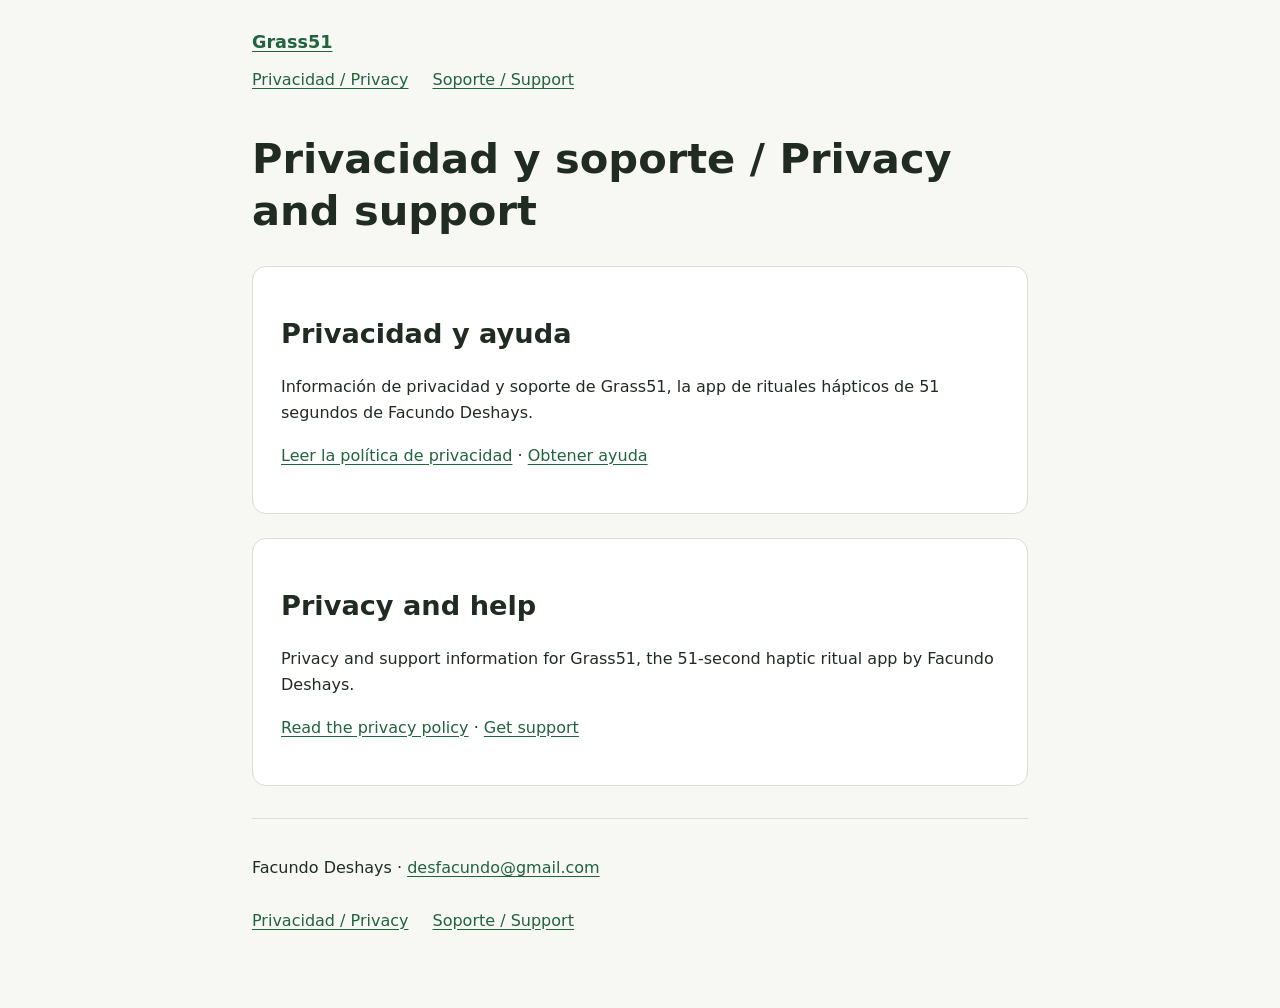
<file: index.html>
<!doctype html>
<html lang="es"><head><meta charset="utf-8"><meta name="viewport" content="width=device-width,initial-scale=1"><meta name="description" content="Grass51: privacidad, soporte y contacto. Privacy, support and contact."><title>Privacidad y soporte / Privacy and support · Grass51</title><link rel="stylesheet" href="style.css"></head>
<body><a class="skip" href="#main">Ir al contenido / Skip to content</a>
<header><a class="brand" href="./">Grass51</a><nav aria-label="Navegación / Navigation"><a href="privacy/">Privacidad / Privacy</a><a href="support/">Soporte / Support</a></nav><h1>Privacidad y soporte / Privacy and support</h1></header>
<main id="main"><section class="paper" lang="es"><h2>Privacidad y ayuda</h2><p>Información de privacidad y soporte de Grass51, la app de rituales hápticos de 51 segundos de Facundo Deshays.</p><p><a href="privacy/#es">Leer la política de privacidad</a> · <a href="support/#es">Obtener ayuda</a></p></section><section class="paper" lang="en"><h2>Privacy and help</h2><p>Privacy and support information for Grass51, the 51-second haptic ritual app by Facundo Deshays.</p><p><a href="privacy/#en">Read the privacy policy</a> · <a href="support/#en">Get support</a></p></section></main>
<footer><p>Facundo Deshays · <a href="mailto:desfacundo@gmail.com">desfacundo@gmail.com</a></p><nav aria-label="Enlaces del pie / Footer links"><a href="privacy/">Privacidad / Privacy</a><a href="support/">Soporte / Support</a></nav></footer></body></html>
</file>
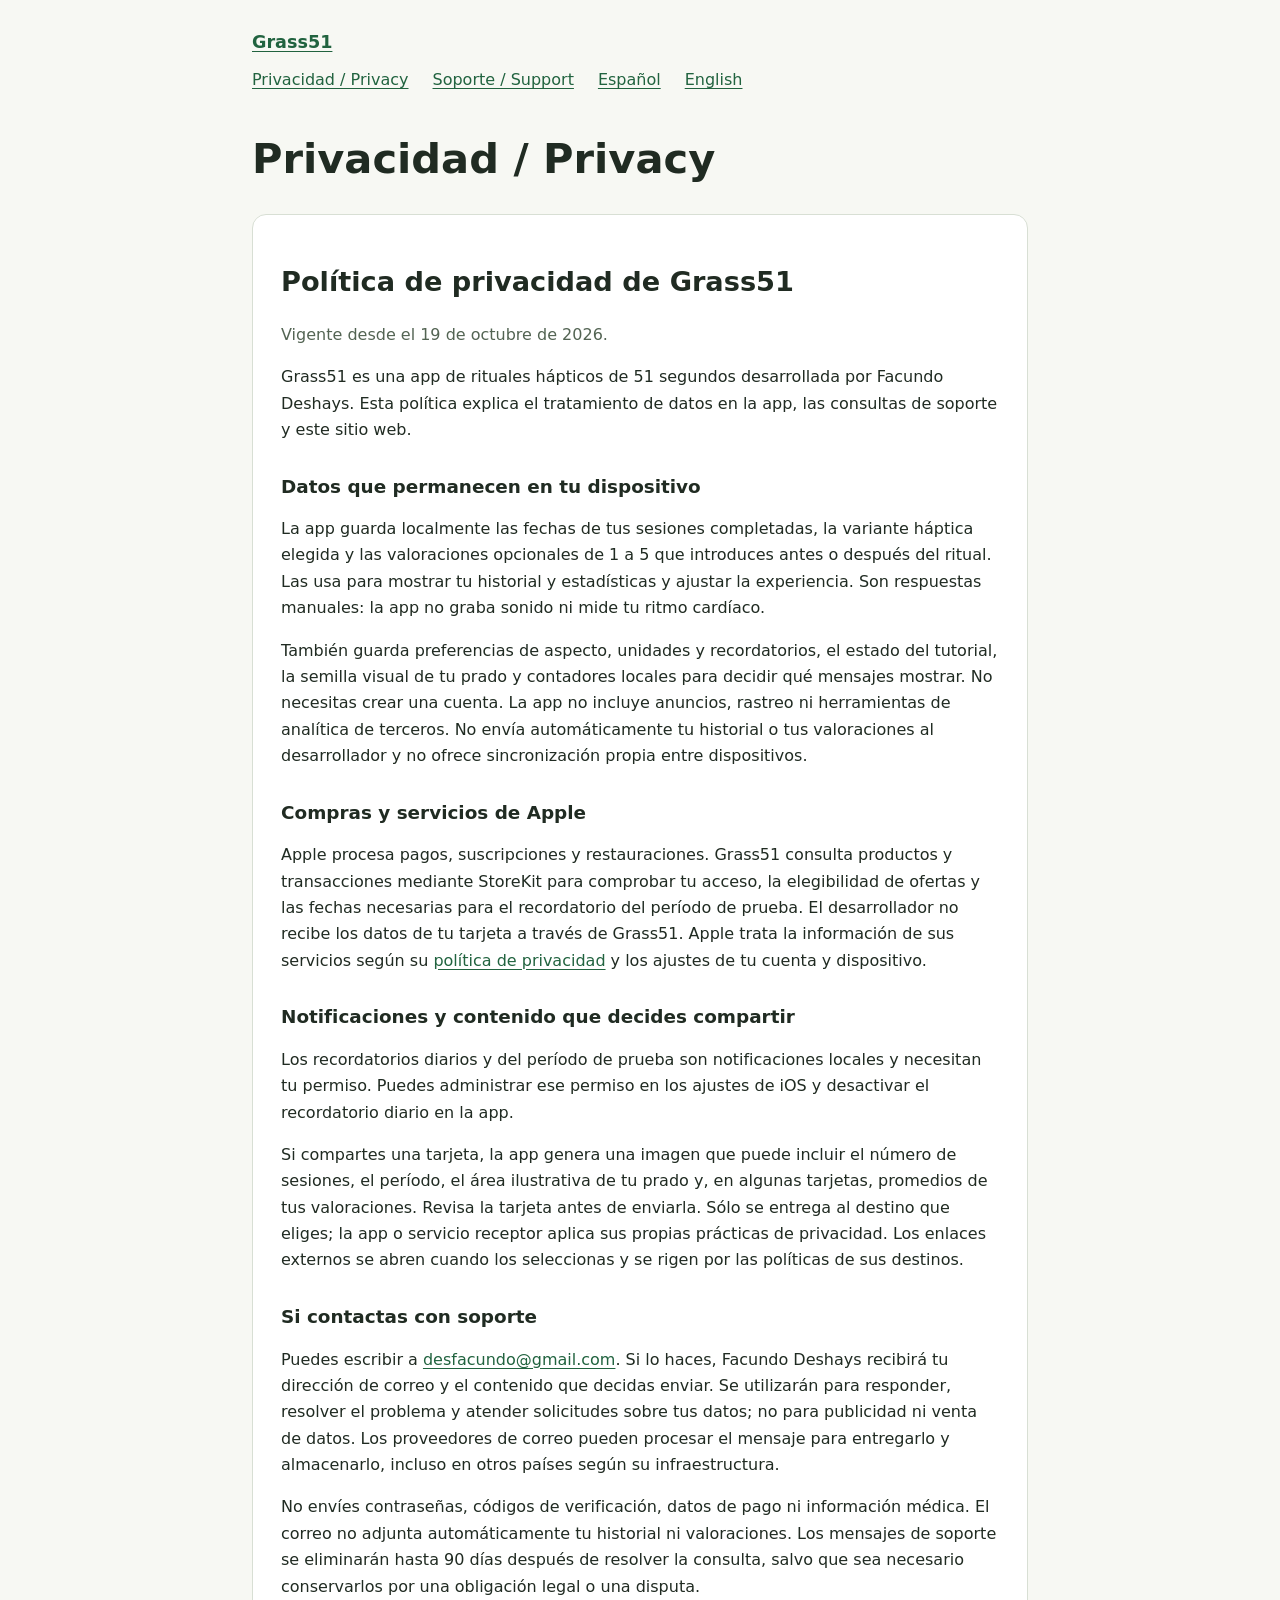
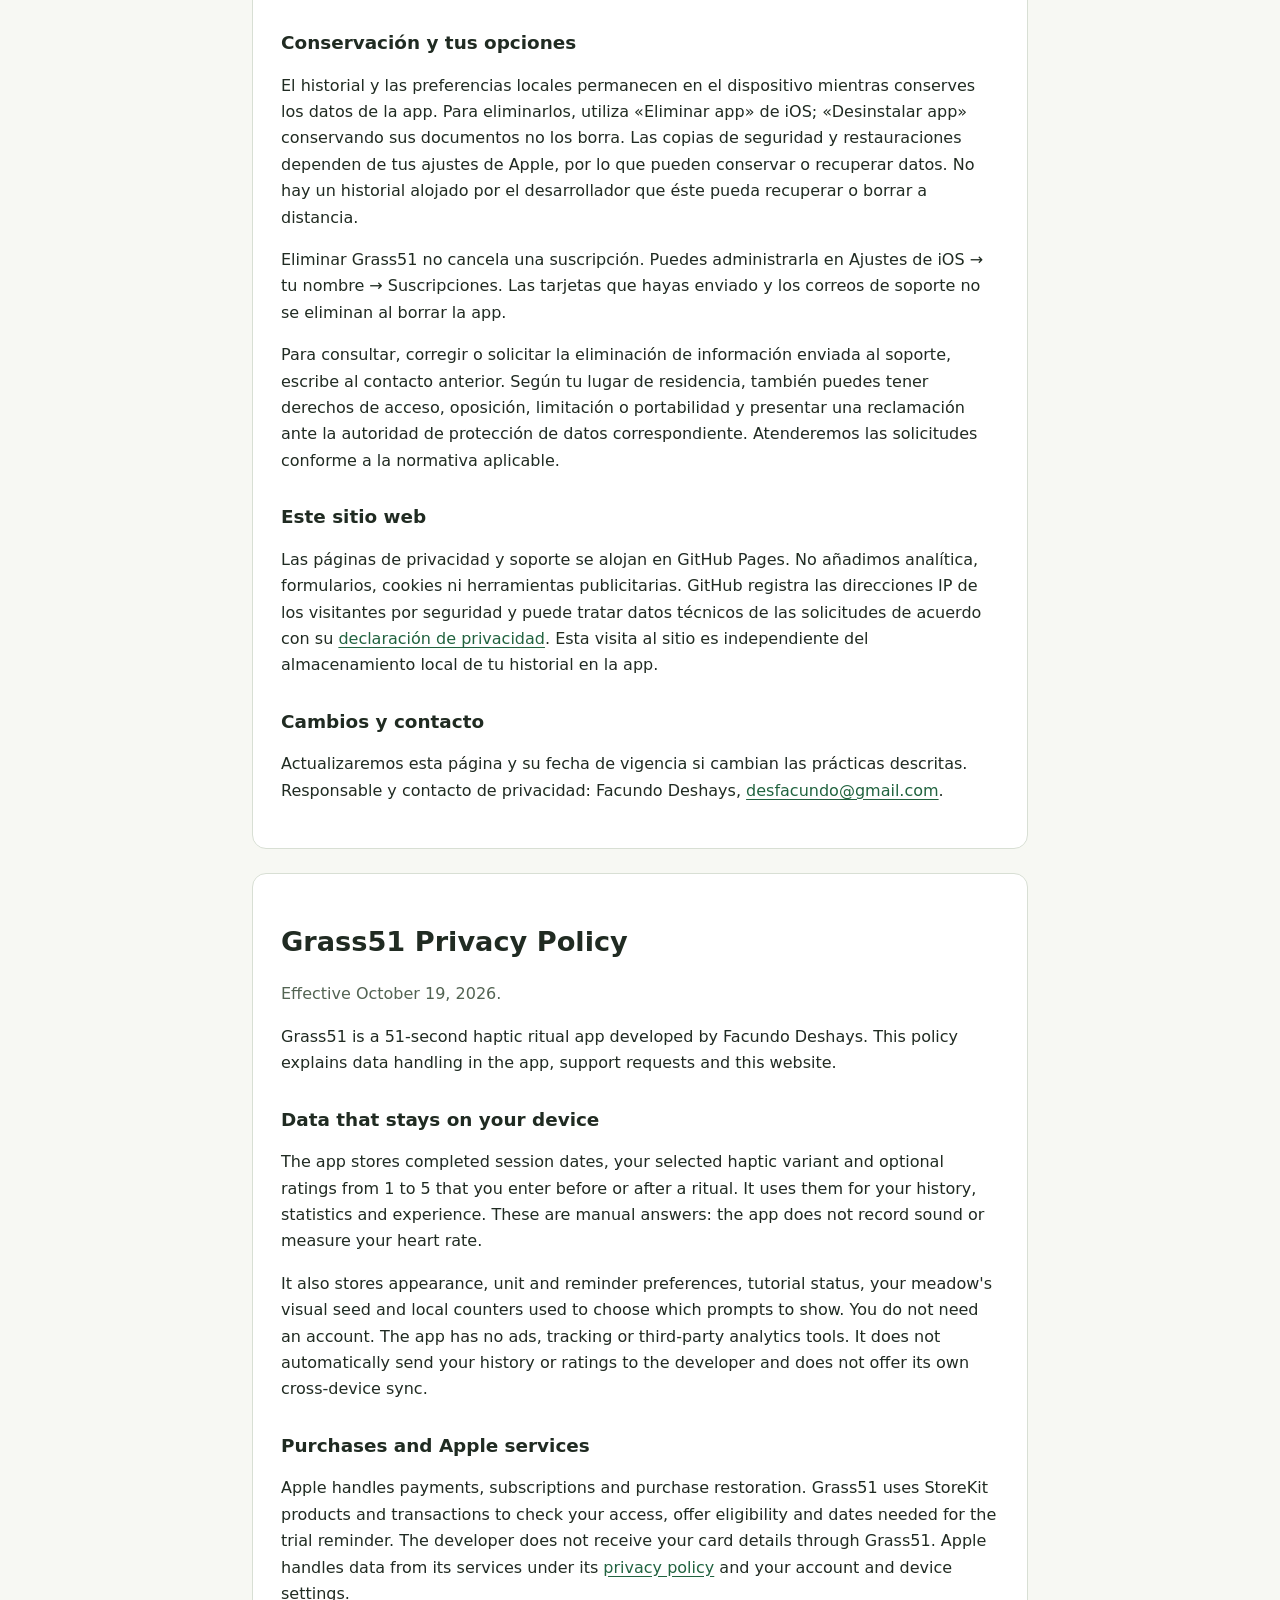
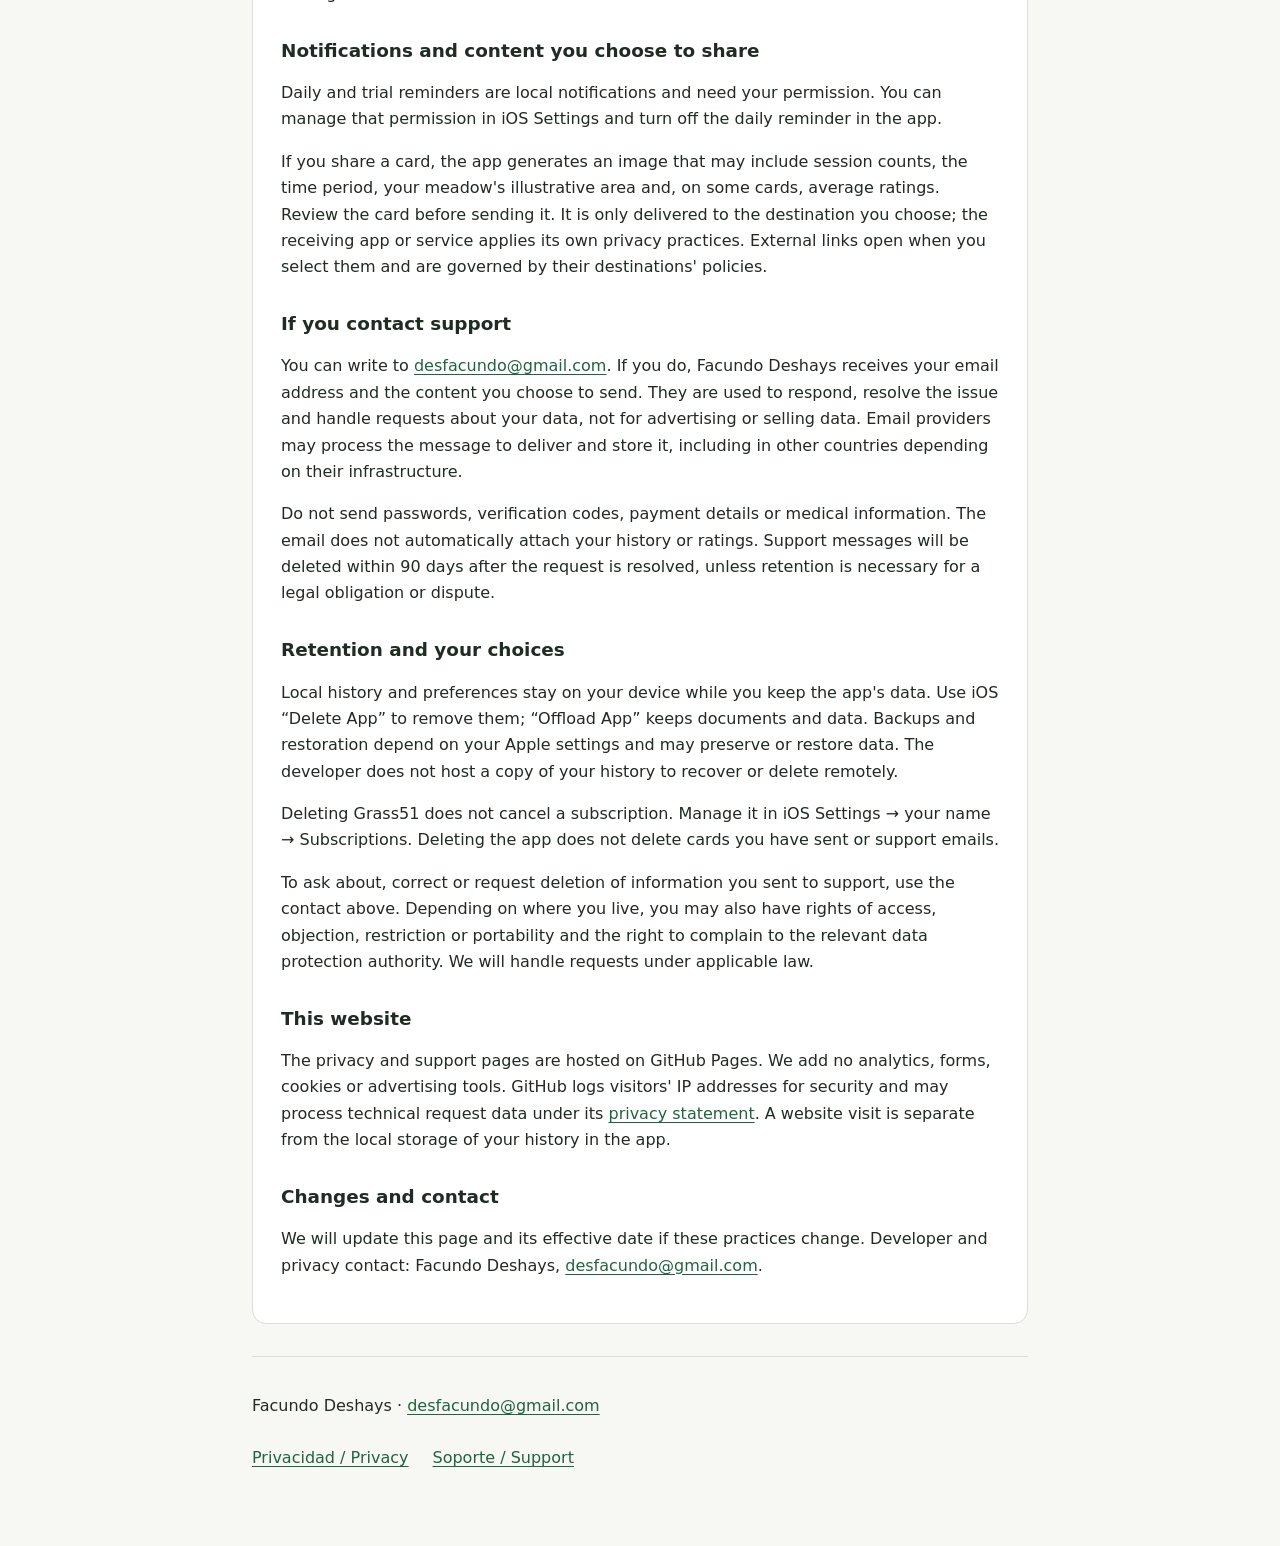
<file: privacy/index.html>
<!doctype html>
<html lang="es"><head><meta charset="utf-8"><meta name="viewport" content="width=device-width,initial-scale=1"><meta name="description" content="Grass51: privacidad, soporte y contacto. Privacy, support and contact."><title>Privacidad / Privacy · Grass51</title><link rel="stylesheet" href="../style.css"></head>
<body><a class="skip" href="#main">Ir al contenido / Skip to content</a>
<header><a class="brand" href="../">Grass51</a><nav aria-label="Navegación / Navigation"><a href="../privacy/">Privacidad / Privacy</a><a href="../support/">Soporte / Support</a><a href="#es" lang="es">Español</a><a href="#en" lang="en">English</a></nav><h1>Privacidad / Privacy</h1></header>
<main id="main"><section class="paper" id="es" lang="es">
<h2>Política de privacidad de Grass51</h2>
<p class="updated">Vigente desde el 19 de octubre de 2026.</p>
<p>Grass51 es una app de rituales hápticos de 51 segundos desarrollada por Facundo Deshays. Esta política explica el tratamiento de datos en la app, las consultas de soporte y este sitio web.</p>
<h3>Datos que permanecen en tu dispositivo</h3>
<p>La app guarda localmente las fechas de tus sesiones completadas, la variante háptica elegida y las valoraciones opcionales de 1 a 5 que introduces antes o después del ritual. Las usa para mostrar tu historial y estadísticas y ajustar la experiencia. Son respuestas manuales: la app no graba sonido ni mide tu ritmo cardíaco.</p>
<p>También guarda preferencias de aspecto, unidades y recordatorios, el estado del tutorial, la semilla visual de tu prado y contadores locales para decidir qué mensajes mostrar. No necesitas crear una cuenta. La app no incluye anuncios, rastreo ni herramientas de analítica de terceros. No envía automáticamente tu historial o tus valoraciones al desarrollador y no ofrece sincronización propia entre dispositivos.</p>
<h3>Compras y servicios de Apple</h3>
<p>Apple procesa pagos, suscripciones y restauraciones. Grass51 consulta productos y transacciones mediante StoreKit para comprobar tu acceso, la elegibilidad de ofertas y las fechas necesarias para el recordatorio del período de prueba. El desarrollador no recibe los datos de tu tarjeta a través de Grass51. Apple trata la información de sus servicios según su <a href="https://www.apple.com/legal/privacy/">política de privacidad</a> y los ajustes de tu cuenta y dispositivo.</p>
<h3>Notificaciones y contenido que decides compartir</h3>
<p>Los recordatorios diarios y del período de prueba son notificaciones locales y necesitan tu permiso. Puedes administrar ese permiso en los ajustes de iOS y desactivar el recordatorio diario en la app.</p>
<p>Si compartes una tarjeta, la app genera una imagen que puede incluir el número de sesiones, el período, el área ilustrativa de tu prado y, en algunas tarjetas, promedios de tus valoraciones. Revisa la tarjeta antes de enviarla. Sólo se entrega al destino que eliges; la app o servicio receptor aplica sus propias prácticas de privacidad. Los enlaces externos se abren cuando los seleccionas y se rigen por las políticas de sus destinos.</p>
<h3>Si contactas con soporte</h3>
<p>Puedes escribir a <a href="mailto:desfacundo@gmail.com">desfacundo@gmail.com</a>. Si lo haces, Facundo Deshays recibirá tu dirección de correo y el contenido que decidas enviar. Se utilizarán para responder, resolver el problema y atender solicitudes sobre tus datos; no para publicidad ni venta de datos. Los proveedores de correo pueden procesar el mensaje para entregarlo y almacenarlo, incluso en otros países según su infraestructura.</p>
<p>No envíes contraseñas, códigos de verificación, datos de pago ni información médica. El correo no adjunta automáticamente tu historial ni valoraciones. Los mensajes de soporte se eliminarán hasta 90 días después de resolver la consulta, salvo que sea necesario conservarlos por una obligación legal o una disputa.</p>
<h3>Conservación y tus opciones</h3>
<p>El historial y las preferencias locales permanecen en el dispositivo mientras conserves los datos de la app. Para eliminarlos, utiliza «Eliminar app» de iOS; «Desinstalar app» conservando sus documentos no los borra. Las copias de seguridad y restauraciones dependen de tus ajustes de Apple, por lo que pueden conservar o recuperar datos. No hay un historial alojado por el desarrollador que éste pueda recuperar o borrar a distancia.</p>
<p>Eliminar Grass51 no cancela una suscripción. Puedes administrarla en Ajustes de iOS → tu nombre → Suscripciones. Las tarjetas que hayas enviado y los correos de soporte no se eliminan al borrar la app.</p>
<p>Para consultar, corregir o solicitar la eliminación de información enviada al soporte, escribe al contacto anterior. Según tu lugar de residencia, también puedes tener derechos de acceso, oposición, limitación o portabilidad y presentar una reclamación ante la autoridad de protección de datos correspondiente. Atenderemos las solicitudes conforme a la normativa aplicable.</p>
<h3>Este sitio web</h3>
<p>Las páginas de privacidad y soporte se alojan en GitHub Pages. No añadimos analítica, formularios, cookies ni herramientas publicitarias. GitHub registra las direcciones IP de los visitantes por seguridad y puede tratar datos técnicos de las solicitudes de acuerdo con su <a href="https://docs.github.com/en/site-policy/privacy-policies/github-general-privacy-statement">declaración de privacidad</a>. Esta visita al sitio es independiente del almacenamiento local de tu historial en la app.</p>
<h3>Cambios y contacto</h3>
<p>Actualizaremos esta página y su fecha de vigencia si cambian las prácticas descritas. Responsable y contacto de privacidad: Facundo Deshays, <a href="mailto:desfacundo@gmail.com">desfacundo@gmail.com</a>.</p>

</section><section class="paper" id="en" lang="en">
<h2>Grass51 Privacy Policy</h2>
<p class="updated">Effective October 19, 2026.</p>
<p>Grass51 is a 51-second haptic ritual app developed by Facundo Deshays. This policy explains data handling in the app, support requests and this website.</p>
<h3>Data that stays on your device</h3>
<p>The app stores completed session dates, your selected haptic variant and optional ratings from 1 to 5 that you enter before or after a ritual. It uses them for your history, statistics and experience. These are manual answers: the app does not record sound or measure your heart rate.</p>
<p>It also stores appearance, unit and reminder preferences, tutorial status, your meadow's visual seed and local counters used to choose which prompts to show. You do not need an account. The app has no ads, tracking or third-party analytics tools. It does not automatically send your history or ratings to the developer and does not offer its own cross-device sync.</p>
<h3>Purchases and Apple services</h3>
<p>Apple handles payments, subscriptions and purchase restoration. Grass51 uses StoreKit products and transactions to check your access, offer eligibility and dates needed for the trial reminder. The developer does not receive your card details through Grass51. Apple handles data from its services under its <a href="https://www.apple.com/legal/privacy/">privacy policy</a> and your account and device settings.</p>
<h3>Notifications and content you choose to share</h3>
<p>Daily and trial reminders are local notifications and need your permission. You can manage that permission in iOS Settings and turn off the daily reminder in the app.</p>
<p>If you share a card, the app generates an image that may include session counts, the time period, your meadow's illustrative area and, on some cards, average ratings. Review the card before sending it. It is only delivered to the destination you choose; the receiving app or service applies its own privacy practices. External links open when you select them and are governed by their destinations' policies.</p>
<h3>If you contact support</h3>
<p>You can write to <a href="mailto:desfacundo@gmail.com">desfacundo@gmail.com</a>. If you do, Facundo Deshays receives your email address and the content you choose to send. They are used to respond, resolve the issue and handle requests about your data, not for advertising or selling data. Email providers may process the message to deliver and store it, including in other countries depending on their infrastructure.</p>
<p>Do not send passwords, verification codes, payment details or medical information. The email does not automatically attach your history or ratings. Support messages will be deleted within 90 days after the request is resolved, unless retention is necessary for a legal obligation or dispute.</p>
<h3>Retention and your choices</h3>
<p>Local history and preferences stay on your device while you keep the app's data. Use iOS “Delete App” to remove them; “Offload App” keeps documents and data. Backups and restoration depend on your Apple settings and may preserve or restore data. The developer does not host a copy of your history to recover or delete remotely.</p>
<p>Deleting Grass51 does not cancel a subscription. Manage it in iOS Settings → your name → Subscriptions. Deleting the app does not delete cards you have sent or support emails.</p>
<p>To ask about, correct or request deletion of information you sent to support, use the contact above. Depending on where you live, you may also have rights of access, objection, restriction or portability and the right to complain to the relevant data protection authority. We will handle requests under applicable law.</p>
<h3>This website</h3>
<p>The privacy and support pages are hosted on GitHub Pages. We add no analytics, forms, cookies or advertising tools. GitHub logs visitors' IP addresses for security and may process technical request data under its <a href="https://docs.github.com/en/site-policy/privacy-policies/github-general-privacy-statement">privacy statement</a>. A website visit is separate from the local storage of your history in the app.</p>
<h3>Changes and contact</h3>
<p>We will update this page and its effective date if these practices change. Developer and privacy contact: Facundo Deshays, <a href="mailto:desfacundo@gmail.com">desfacundo@gmail.com</a>.</p>

</section></main>
<footer><p>Facundo Deshays · <a href="mailto:desfacundo@gmail.com">desfacundo@gmail.com</a></p><nav aria-label="Enlaces del pie / Footer links"><a href="../privacy/">Privacidad / Privacy</a><a href="../support/">Soporte / Support</a></nav></footer></body></html>
</file>
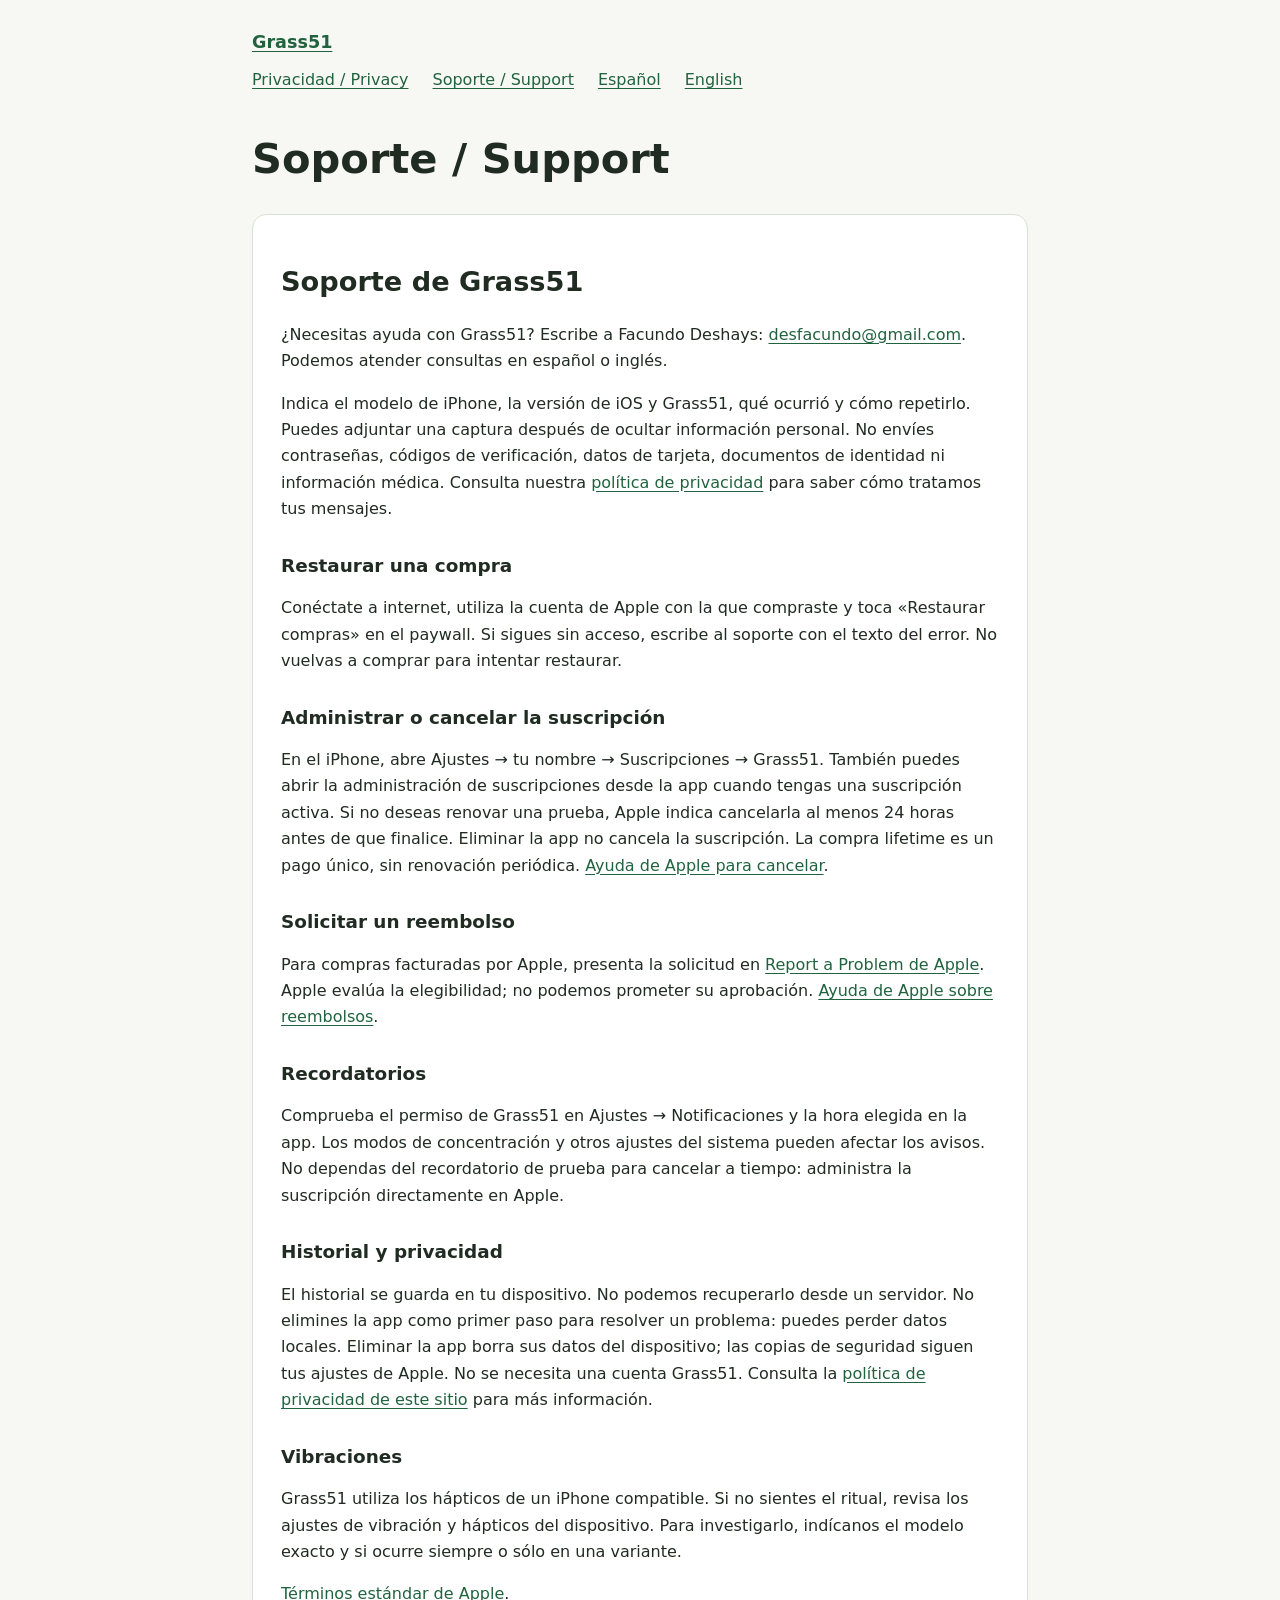
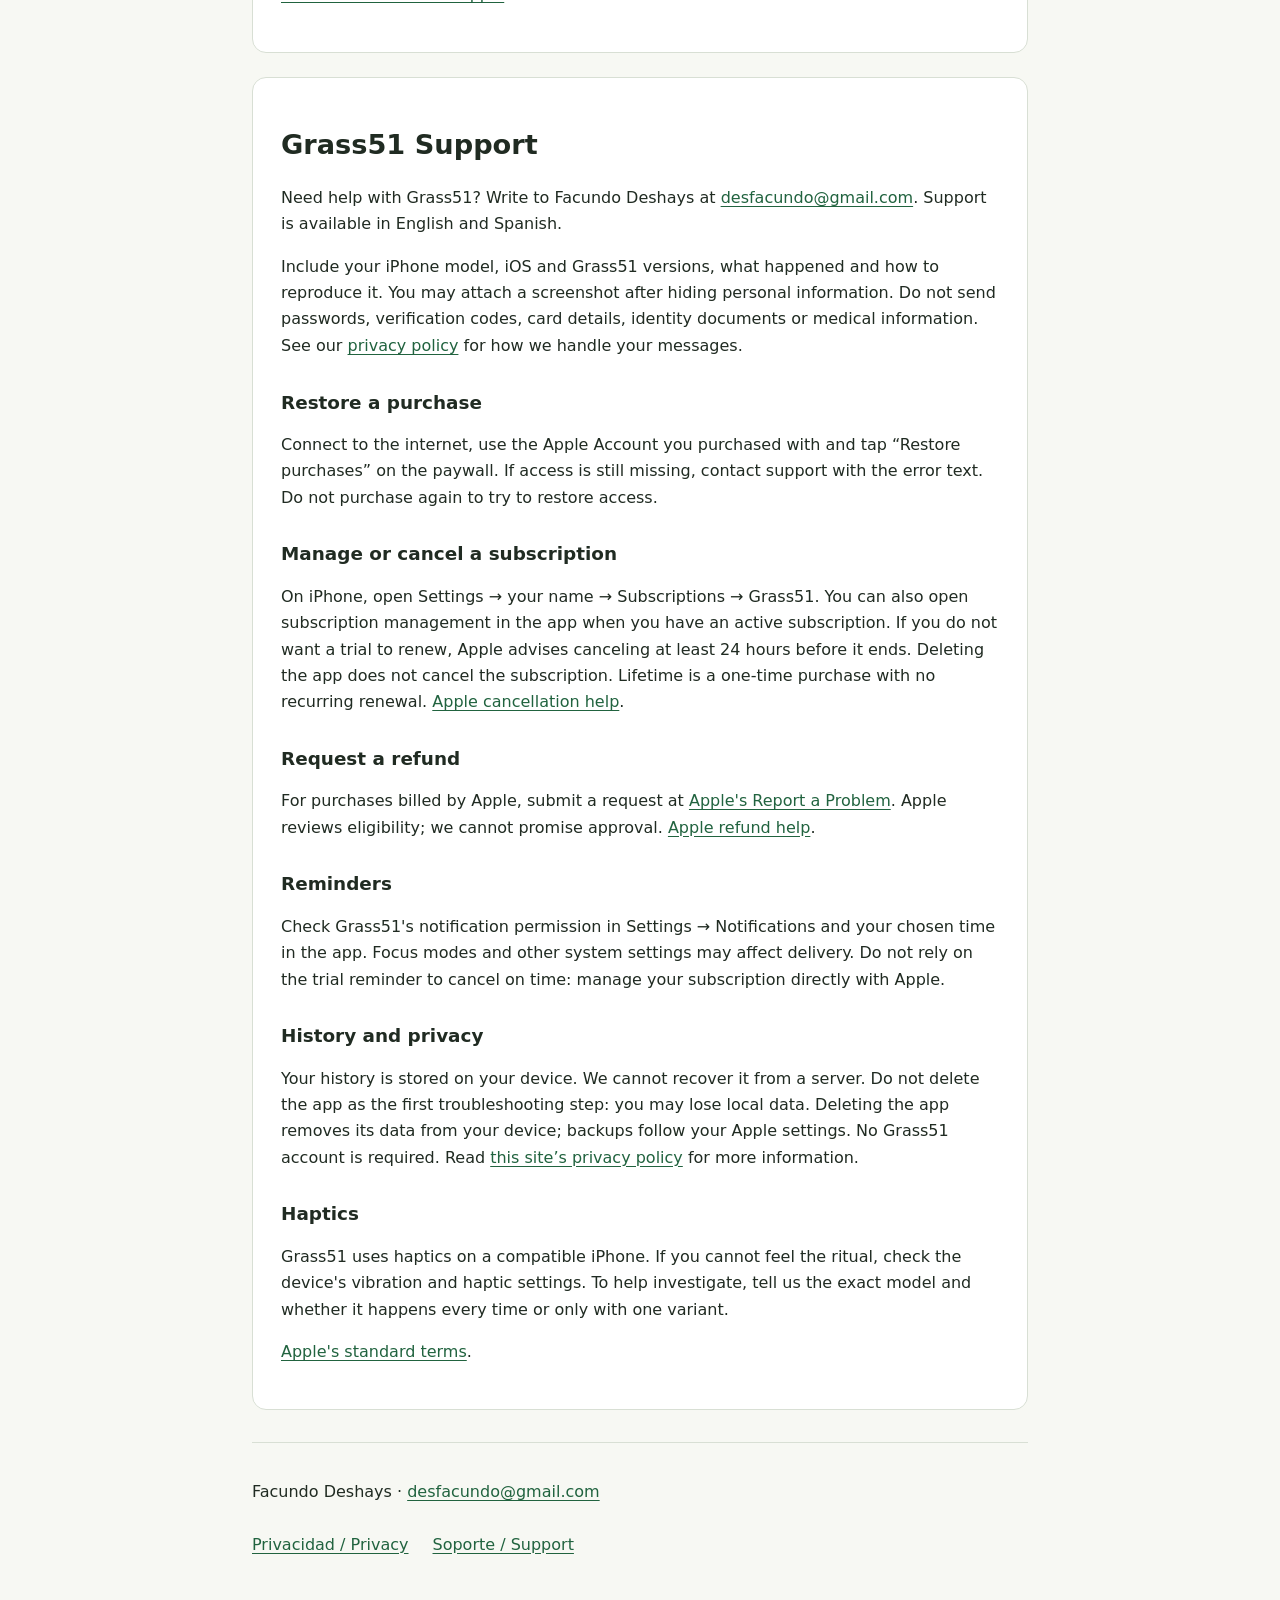
<file: support/index.html>
<!doctype html>
<html lang="es"><head><meta charset="utf-8"><meta name="viewport" content="width=device-width,initial-scale=1"><meta name="description" content="Grass51: privacidad, soporte y contacto. Privacy, support and contact."><title>Soporte / Support · Grass51</title><link rel="stylesheet" href="../style.css"></head>
<body><a class="skip" href="#main">Ir al contenido / Skip to content</a>
<header><a class="brand" href="../">Grass51</a><nav aria-label="Navegación / Navigation"><a href="../privacy/">Privacidad / Privacy</a><a href="../support/">Soporte / Support</a><a href="#es" lang="es">Español</a><a href="#en" lang="en">English</a></nav><h1>Soporte / Support</h1></header>
<main id="main"><section class="paper" id="es" lang="es">
<h2>Soporte de Grass51</h2>
<p>¿Necesitas ayuda con Grass51? Escribe a Facundo Deshays: <a href="mailto:desfacundo@gmail.com">desfacundo@gmail.com</a>. Podemos atender consultas en español o inglés.</p>
<p>Indica el modelo de iPhone, la versión de iOS y Grass51, qué ocurrió y cómo repetirlo. Puedes adjuntar una captura después de ocultar información personal. No envíes contraseñas, códigos de verificación, datos de tarjeta, documentos de identidad ni información médica. Consulta nuestra <a href="../privacy/#es">política de privacidad</a> para saber cómo tratamos tus mensajes.</p>
<h3>Restaurar una compra</h3>
<p>Conéctate a internet, utiliza la cuenta de Apple con la que compraste y toca «Restaurar compras» en el paywall. Si sigues sin acceso, escribe al soporte con el texto del error. No vuelvas a comprar para intentar restaurar.</p>
<h3>Administrar o cancelar la suscripción</h3>
<p>En el iPhone, abre Ajustes → tu nombre → Suscripciones → Grass51. También puedes abrir la administración de suscripciones desde la app cuando tengas una suscripción activa. Si no deseas renovar una prueba, Apple indica cancelarla al menos 24 horas antes de que finalice. Eliminar la app no cancela la suscripción. La compra lifetime es un pago único, sin renovación periódica. <a href="https://support.apple.com/es-es/118428">Ayuda de Apple para cancelar</a>.</p>
<h3>Solicitar un reembolso</h3>
<p>Para compras facturadas por Apple, presenta la solicitud en <a href="https://reportaproblem.apple.com/">Report a Problem de Apple</a>. Apple evalúa la elegibilidad; no podemos prometer su aprobación. <a href="https://support.apple.com/es-es/118223">Ayuda de Apple sobre reembolsos</a>.</p>
<h3>Recordatorios</h3>
<p>Comprueba el permiso de Grass51 en Ajustes → Notificaciones y la hora elegida en la app. Los modos de concentración y otros ajustes del sistema pueden afectar los avisos. No dependas del recordatorio de prueba para cancelar a tiempo: administra la suscripción directamente en Apple.</p>
<h3>Historial y privacidad</h3>
<p>El historial se guarda en tu dispositivo. No podemos recuperarlo desde un servidor. No elimines la app como primer paso para resolver un problema: puedes perder datos locales. Eliminar la app borra sus datos del dispositivo; las copias de seguridad siguen tus ajustes de Apple. No se necesita una cuenta Grass51. Consulta la <a href="../privacy/#es">política de privacidad de este sitio</a> para más información.</p>
<h3>Vibraciones</h3>
<p>Grass51 utiliza los hápticos de un iPhone compatible. Si no sientes el ritual, revisa los ajustes de vibración y hápticos del dispositivo. Para investigarlo, indícanos el modelo exacto y si ocurre siempre o sólo en una variante.</p>
<p><a href="https://www.apple.com/legal/internet-services/itunes/dev/stdeula/">Términos estándar de Apple</a>.</p>

</section><section class="paper" id="en" lang="en">
<h2>Grass51 Support</h2>
<p>Need help with Grass51? Write to Facundo Deshays at <a href="mailto:desfacundo@gmail.com">desfacundo@gmail.com</a>. Support is available in English and Spanish.</p>
<p>Include your iPhone model, iOS and Grass51 versions, what happened and how to reproduce it. You may attach a screenshot after hiding personal information. Do not send passwords, verification codes, card details, identity documents or medical information. See our <a href="../privacy/#en">privacy policy</a> for how we handle your messages.</p>
<h3>Restore a purchase</h3>
<p>Connect to the internet, use the Apple Account you purchased with and tap “Restore purchases” on the paywall. If access is still missing, contact support with the error text. Do not purchase again to try to restore access.</p>
<h3>Manage or cancel a subscription</h3>
<p>On iPhone, open Settings → your name → Subscriptions → Grass51. You can also open subscription management in the app when you have an active subscription. If you do not want a trial to renew, Apple advises canceling at least 24 hours before it ends. Deleting the app does not cancel the subscription. Lifetime is a one-time purchase with no recurring renewal. <a href="https://support.apple.com/en-us/118428">Apple cancellation help</a>.</p>
<h3>Request a refund</h3>
<p>For purchases billed by Apple, submit a request at <a href="https://reportaproblem.apple.com/">Apple's Report a Problem</a>. Apple reviews eligibility; we cannot promise approval. <a href="https://support.apple.com/en-us/118223">Apple refund help</a>.</p>
<h3>Reminders</h3>
<p>Check Grass51's notification permission in Settings → Notifications and your chosen time in the app. Focus modes and other system settings may affect delivery. Do not rely on the trial reminder to cancel on time: manage your subscription directly with Apple.</p>
<h3>History and privacy</h3>
<p>Your history is stored on your device. We cannot recover it from a server. Do not delete the app as the first troubleshooting step: you may lose local data. Deleting the app removes its data from your device; backups follow your Apple settings. No Grass51 account is required. Read <a href="../privacy/#en">this site’s privacy policy</a> for more information.</p>
<h3>Haptics</h3>
<p>Grass51 uses haptics on a compatible iPhone. If you cannot feel the ritual, check the device's vibration and haptic settings. To help investigate, tell us the exact model and whether it happens every time or only with one variant.</p>
<p><a href="https://www.apple.com/legal/internet-services/itunes/dev/stdeula/">Apple's standard terms</a>.</p>

</section></main>
<footer><p>Facundo Deshays · <a href="mailto:desfacundo@gmail.com">desfacundo@gmail.com</a></p><nav aria-label="Enlaces del pie / Footer links"><a href="../privacy/">Privacidad / Privacy</a><a href="../support/">Soporte / Support</a></nav></footer></body></html>
</file>
<file: style.css>
:root{color-scheme:light dark;font-family:system-ui,-apple-system,BlinkMacSystemFont,"Segoe UI",sans-serif;line-height:1.65;background:#f7f8f3;color:#202b22}
*{box-sizing:border-box}body{max-width:820px;margin:0 auto;padding:28px 22px 64px}a{color:#21633f;text-underline-offset:3px;overflow-wrap:anywhere}a:focus-visible{outline:3px solid #947018;outline-offset:5px}h1,h2,h3{line-height:1.25}h1{font-size:clamp(1.8rem,5vw,2.6rem);margin:.7em 0}h2{font-size:1.7rem}h3{font-size:1.15rem;margin-top:1.7em}nav{display:flex;flex-wrap:wrap;gap:8px 24px}nav a{display:inline-block;min-height:44px;padding:10px 0}.brand{font-size:1.1rem;font-weight:700}.subtitle,.updated{color:#536453}.paper{background:#fff;border:1px solid #d8dfd4;border-radius:14px;margin:24px 0;padding:28px}section{scroll-margin-top:20px}footer{border-top:1px solid #d8dfd4;margin-top:32px;padding-top:20px}p{margin:1em 0}.skip{position:absolute;top:-80px}.skip:focus{top:8px;background:#fff;padding:12px}
@media(prefers-color-scheme:dark){:root{background:#141b16;color:#e6eee4}a{color:#a7dbb1}.paper{background:#1d2720;border-color:#425044}.subtitle,.updated{color:#b8c8b8}footer{border-color:#425044}.skip:focus{background:#1d2720}}
@media(max-width:500px){body{padding:20px 16px 44px}.paper{padding:20px 18px}nav{gap:4px 18px}}
@media print{body{max-width:none;background:white;color:black}.paper{border:0;padding:0}nav,.skip{display:none}a{color:inherit}}
</file>
